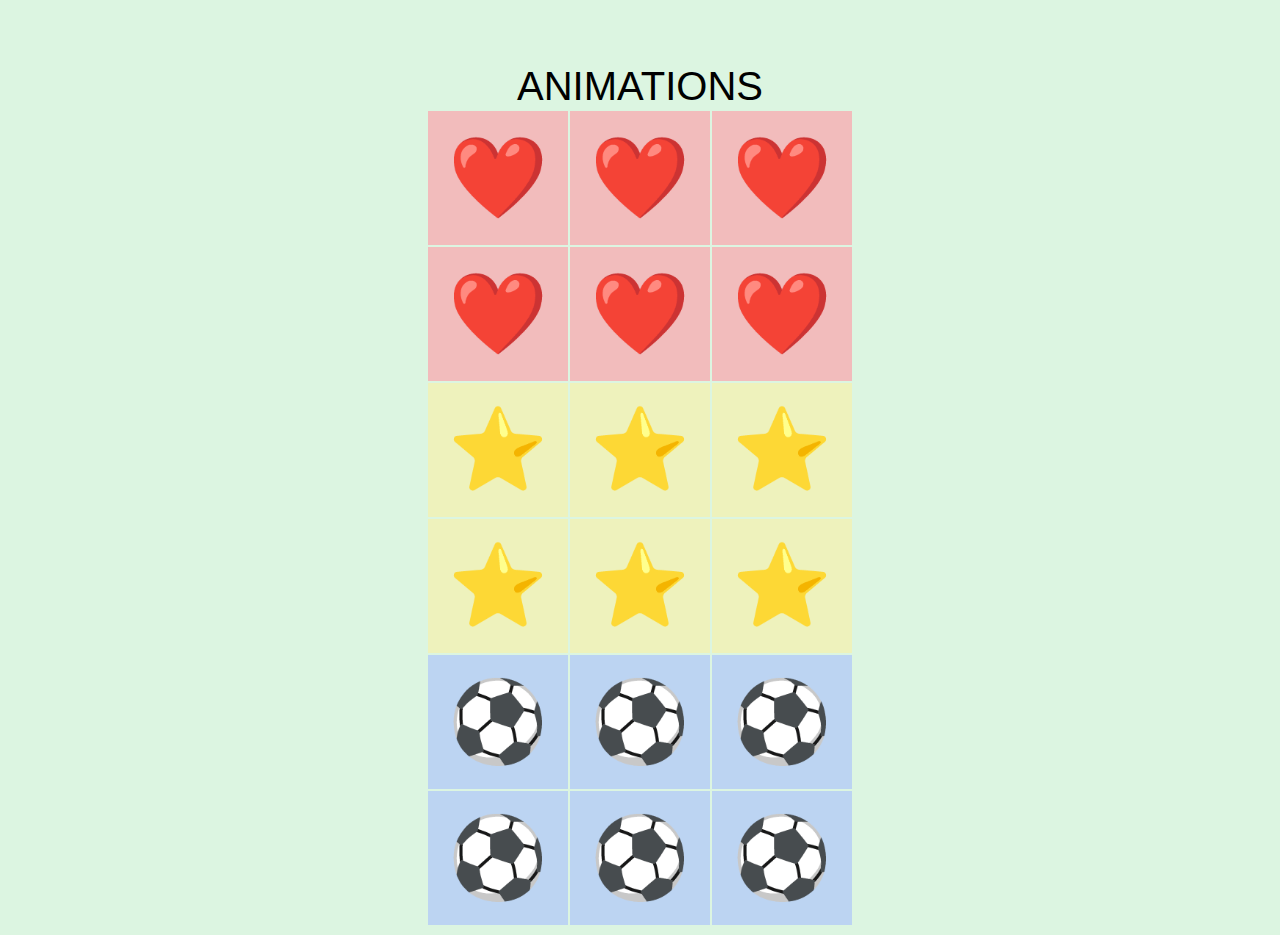
<file: learning-animation/index.html>
<!DOCTYPE html>
<html lang="en">
  <head>
    <meta charset="UTF-8" />
    <meta name="viewport" content="width=device-width, initial-scale=1.0" />
    <title>Animations</title>
    <link rel="stylesheet" href="css/style.css" />
  </head>
  <body>
    <main>
      <section id="table">
        <table>
          <caption id="title">
            ANIMATIONS
          </caption>
          <tr>
            <td class="hearts">
              <span>❤️</span>
            </td>
            <td class="hearts">
              <span>❤️</span>
            </td>
            <td class="hearts">
              <span>❤️</span>
            </td>
          </tr>

          <tr>
            <td class="hearts">
              <span>❤️</span>
            </td>
            <td class="hearts">
              <span>❤️</span>
            </td>
            <td class="hearts">
              <span>❤️</span>
            </td>
          </tr>
          <tr>
            <td class="stars">
              <span>⭐</span>
            </td>
            <td class="stars">
              <span>⭐</span>
            </td>
            <td class="stars">
              <span>⭐</span>
            </td>
          </tr>
          <tr>
            <td class="stars">
              <span>⭐</span>
            </td>
            <td class="stars">
              <span>⭐</span>
            </td>
            <td class="stars">
              <span>⭐</span>
            </td>
          </tr>

          <tr>
            <td class="balls">
              <span>⚽</span>
            </td>
            <td class="balls">
              <span>⚽</span>
            </td>
            <td class="balls">
              <span>⚽</span>
            </td>
          </tr>
          <tr>
            <td class="balls">
              <span>⚽</span>
            </td>
            <td class="balls">
              <span>⚽</span>
            </td>
            <td class="balls">
              <span>⚽</span>
            </td>
          </tr>
        </table>
      </section>
    </main>
  </body>
</html>
</file>
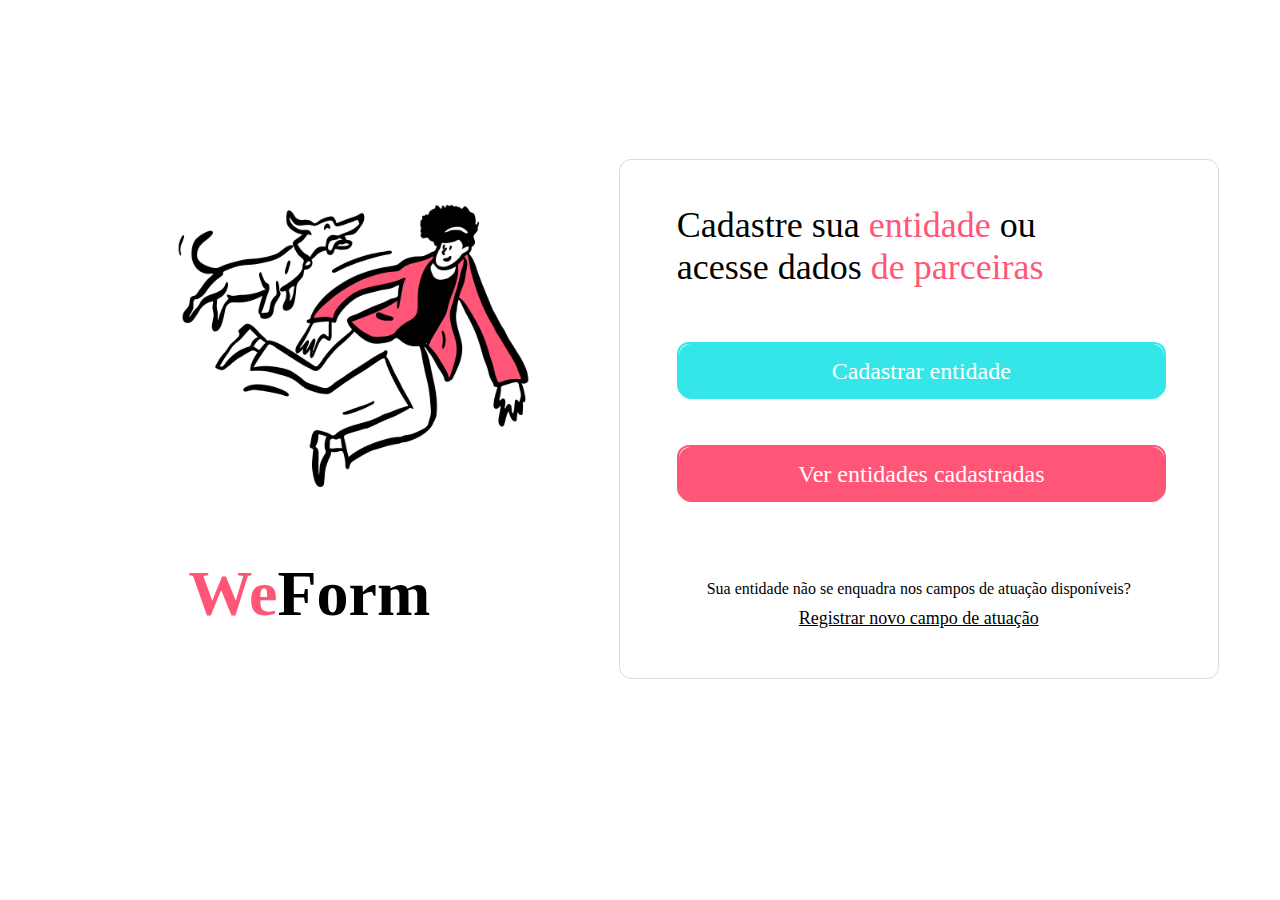
<file: we-form/index.html>
<!DOCTYPE html>
<html lang="en">
  <head>
    <meta charset="UTF-8" />
    <meta name="viewport" content="width=device-width, initial-scale=1.0" />
    <title>We Form</title>
    <link rel="stylesheet" href="./css/style.css" />
  </head>

  <body>
    <div class="container">
      <aside class="aside-container">
        <img src="./img/hero.png" alt="form image" class="logo" />

        <h1 class="title"><span>We</span>Form</h1>
      </aside>

      <main class="main-container">
        <div>
          <div>
            <h2>
              Cadastre sua <span>entidade</span> ou acesse dados
              <span>de parceiras</span>
            </h2>
          </div>
          <div>
            <div class="register-entity">
              <a href="./nova-entidade/index.html">Cadastrar entidade</a>
            </div>
            <div class="view-entities">
              <a href="./entidades-cadastradas/index.html"
                >Ver entidades cadastradas</a
              >
            </div>
          </div>
          <footer class="footer">
            <div>
              <p class="text-footer">
                Sua entidade não se enquadra nos campos de atuação disponíveis?
              </p>
              <a href="./campo-de-atuação/index.html"
                >Registrar novo campo de atuação</a
              >
            </div>
          </footer>
        </div>
      </main>
    </div>
  </body>
</html>
</file>
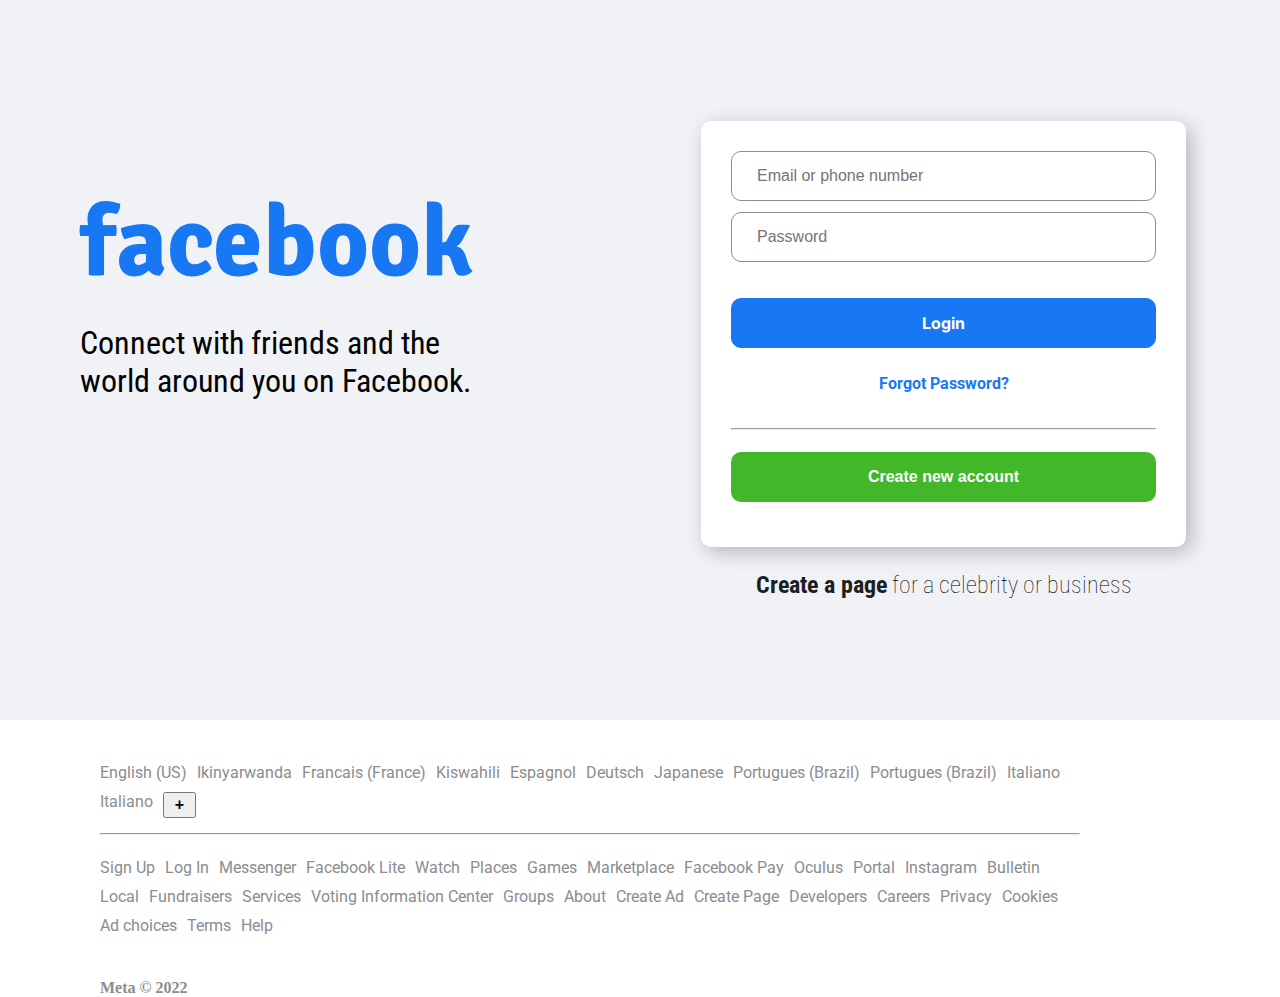
<file: static-pages/login-page-facebook/index.html>
<!DOCTYPE html>
<html lang="pt-br">
  <head>
    <meta charset="UTF-8" />
    <meta name="viewport" content="width=device-width, initial-scale=1.0" />
    <title>Logint</title>
    <link rel="stylesheet" href="./css/style.css" />
    <link rel="preconnect" href="https://fonts.googleapis.com" />
    <link rel="preconnect" href="https://fonts.googleapis.com" />
    <link rel="preconnect" href="https://fonts.gstatic.com" crossorigin />
    <link
      href="https://fonts.googleapis.com/css2?family=Inter:ital,opsz,wght@0,14..32,100..900;1,14..32,100..900&family=Roboto+Condensed:ital,wght@0,100..900;1,100..900&family=Roboto:ital,wght@0,100..900;1,100..900&family=Signika:wght@300..700&display=swap"
      rel="stylesheet"
    />
  </head>

  <body>
    <div class="container">
      <aside class="aside-container">
        <div class="title">
          <h1>facebook</h1>
        </div>
        <div class="phrase">
          <p>Connect with friends and the world around you on Facebook.</p>
        </div>
      </aside>
      <main class="main-container">
        <form action="#" class="form-container">
          <div class="field">
            <label for="email-or-phone-number"></label>
            <input
              type="text"
              placeholder="Email or phone number"
              name="email-or-phone-number"
            />
          </div>
          <div class="field">
            <label for="password"></label>
            <input type="text" placeholder="Password" name="password" />
          </div>
          <div class="login">
            <button type="submit">Login</button>
          </div>
          <div class="forgot-password">
            <a href="#">Forgot Password?</a>
          </div>

          <hr />
          <div class="button-create-new-account">
            <button type="submit" id="Create new account">
              Create new account
            </button>
          </div>
        </form>
        <div class="page-for-celebrity">
          <h2><span>Create a page</span> for a celebrity or business</h2>
        </div>
      </main>
    </div>
    <footer>
      <div class="footer-container">
        <div class="first-list">
          <ul class="languages">
            <li>English (US)</li>
            <li>Ikinyarwanda</li>
            <li>Francais (France)</li>
            <li>Kiswahili</li>
            <li>Espagnol</li>
            <li>Deutsch</li>
            <li>Japanese</li>
            <li>Portugues (Brazil)</li>
            <li>Portugues (Brazil)</li>
            <li>Italiano</li>
            <li>Italiano</li>
            <li>
              <button class="button">+</button>
            </li>
          </ul>
        </div>
        <hr />
        <div class="secound-list">
          <ul class="settings">
            <li><a href="#">Sign Up</a></li>
            <li><a href="#">Log In</a></li>
            <li><a href="#">Messenger</a></li>
            <li><a href="#">Facebook Lite</a></li>
            <li><a href="#">Watch</a></li>
            <li><a href="#">Places</a></li>
            <li><a href="#">Games</a></li>
            <li><a href="#">Marketplace</a></li>
            <li><a href="#">Facebook Pay</a></li>
            <li><a href="#">Oculus</a></li>
            <li><a href="#">Portal</a></li>
            <li><a href="#">Instagram</a></li>
            <li><a href="#">Bulletin</a></li>
            <li><a href="#">Local</a></li>
            <li><a href="#">Fundraisers</a></li>
            <li><a href="#">Services</a></li>
            <li><a href="#">Voting Information Center</a></li>
            <li><a href="#">Groups</a></li>
            <li><a href="#">About</a></li>
            <li><a href="#">Create Ad</a></li>
            <li><a href="#">Create Page</a></li>
            <li><a href="#">Developers</a></li>
            <li><a href="#">Careers</a></li>
            <li><a href="#">Privacy</a></li>
            <li><a href="#">Cookies</a></li>
            <li><a href="#">Ad choices</a></li>
            <li><a href="#">Terms</a></li>
            <li><a href="#">Help</a></li>
          </ul>
        </div>
        <div>
          <span class="meta">Meta © 2022</span>
        </div>
      </div>
    </footer>
  </body>
</html>
</file>
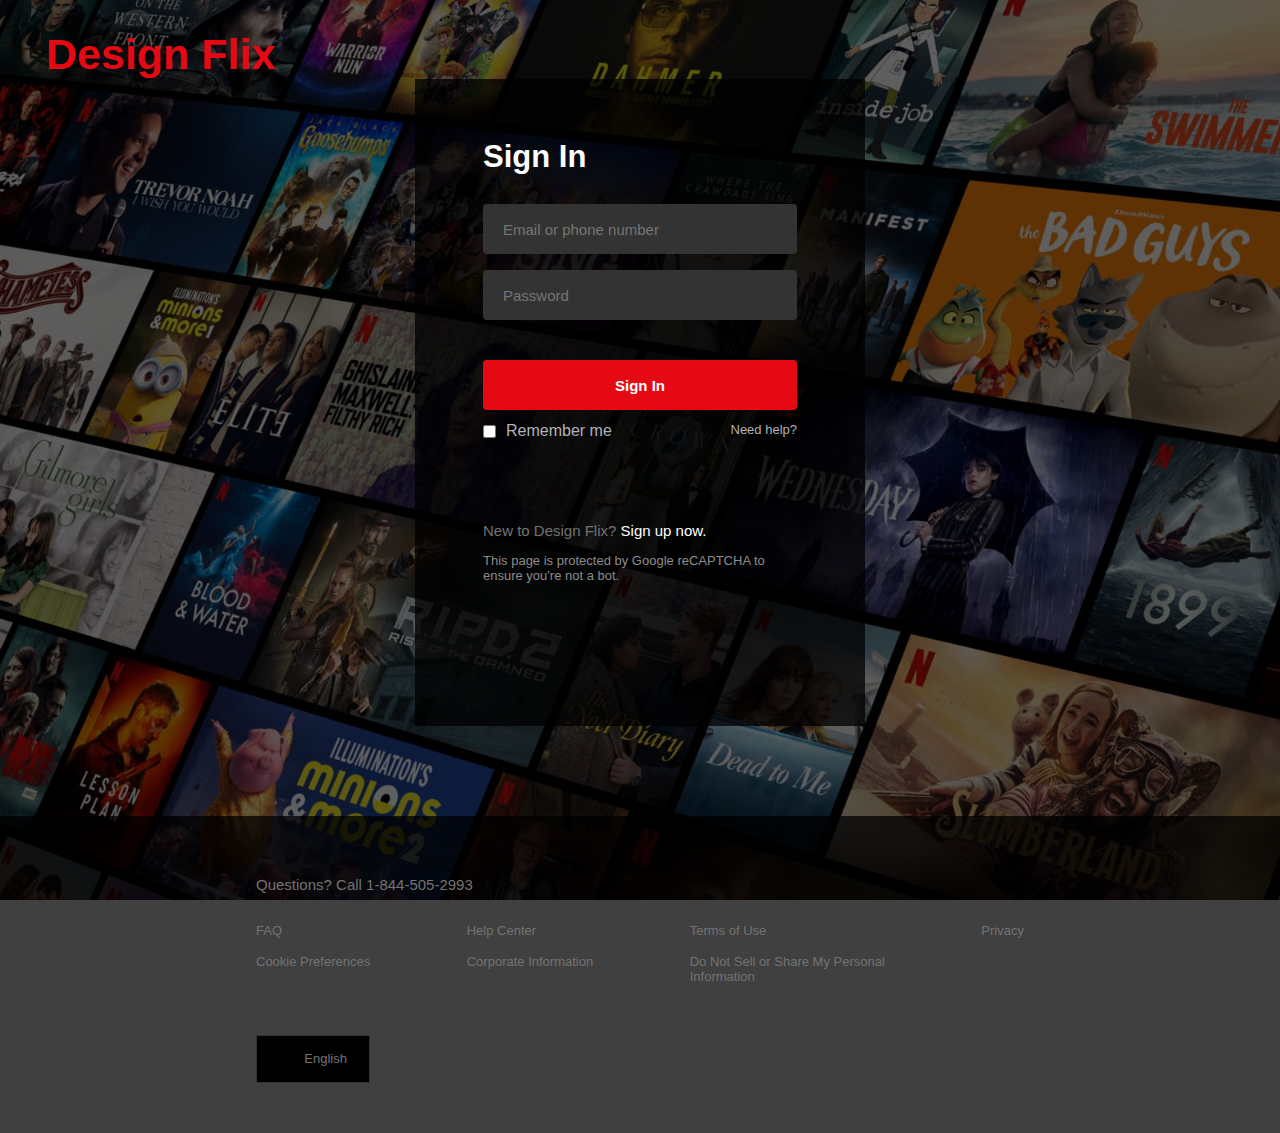
<file: static-pages/login-page-netflix/index.html>
<!DOCTYPE html>
<html lang="pt-br">
  <head>
    <meta charset="UTF-8" />
    <meta name="viewport" content="width=device-width, initial-scale=1.0" />
    <title>Login</title>
    <link rel="stylesheet" href="./css/style.css" />
    <link rel="preconnect" href="https://fonts.googleapis.com" />
    <link rel="preconnect" href="https://fonts.gstatic.com" crossorigin />
    <link
      href="https://fonts.googleapis.com/css2?family=Inter:ital,opsz,wght@0,14..32,100..900;1,14..32,100..900&family=Roboto+Condensed:ital,wght@0,100..900;1,100..900&family=Roboto:ital,wght@0,100..900;1,100..900&family=Signika:wght@300..700&display=swap"
      rel="stylesheet"
    />
  </head>
  <body>
    <div class="container">
      <div class="header-container">
        <header>
          <div class="title"><h1 class="title">Design Flix</h1></div>
        </header>
      </div>
      <main class="main-container">
        <form action="#" class="form-container">
          <h2 class="form-title">Sign In</h2>
          <div class="field">
            <label for="email-or-phone-number"></label>
            <input
              type="text"
              name="email-or-phone-number"
              placeholder="Email or phone number"
            />
          </div>
          <div class="field">
            <label for="password"></label>
            <input
              type="text"
              name="password"
              placeholder="Password"
              class="password"
            />
          </div>
          <div class="btn-sign-in">
            <button class="button" type="submit">Sign In</button>
          </div>
        </form>
        <div class="after-sing-in-btn">
          <div class="input-checkbox">
            <input type="checkbox" name="remember-me" />
            <label for="remember-me">Remember me</label>
          </div>
          <div class="need-help"><a href="#">Need help?</a></div>
        </div>
        <div class="phrases">
          <p class="first-p">New to Design Flix? <a href="">Sign up now.</a></p>
          <p class="secound-p">
            This page is protected by Google reCAPTCHA to ensure you're not a
            bot.
          </p>
        </div>
      </main>
      <footer>
        <div class="content">
          <div class="third-p">
            <p>Questions? Call 1-844-505-2993</p>
          </div>
          <div class="list-container">
            <div class="first-list">
              <ul>
                <li>
                  <a href="#">FAQ</a>
                </li>
                <li>
                  <a href="#">Cookie Preferences</a>
                </li>
                <li>
                  <div class="btn-footer">
                    <button type="submit">English</button>
                  </div>
                </li>
              </ul>
            </div>
            <div class="secound-list">
              <ul>
                <li>
                  <a href="#">Help Center</a>
                </li>
                <li>
                  <a href="#">Corporate Information</a>
                </li>
              </ul>
            </div>
            <div class="third-list">
              <ul>
                <li>
                  <a href="#">Terms of Use</a>
                </li>
                <li>
                  <a href="#"
                    >Do Not Sell or Share My Personal<br />Information</a
                  >
                </li>
              </ul>
            </div>
            <div class="last-list">
              <ul>
                <li>
                  <a href="#">Privacy</a>
                </li>
              </ul>
            </div>
          </div>
        </div>
      </footer>
    </div>
  </body>
</html>
</file>
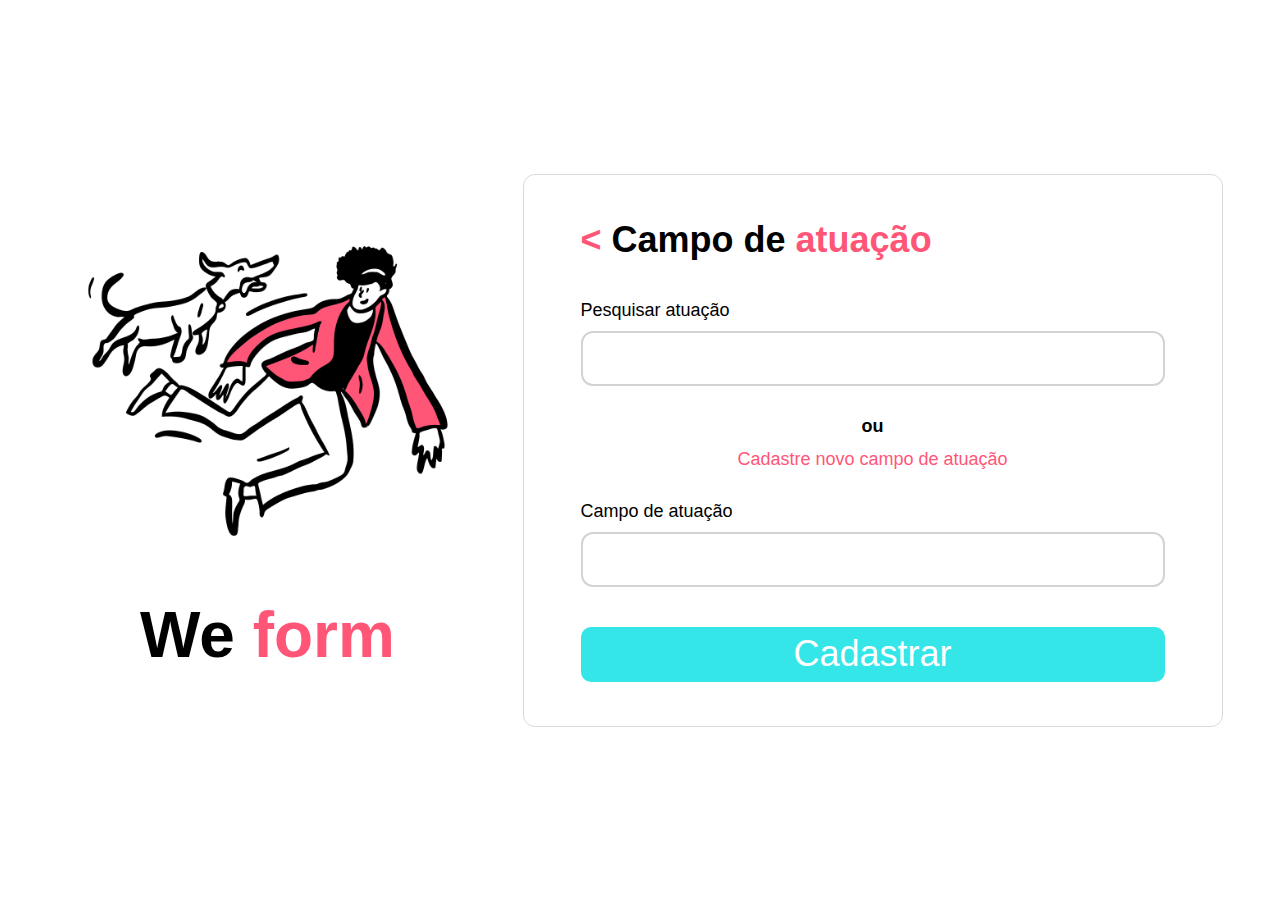
<file: we-form/campo-de-atuação/index.html>
<!DOCTYPE html>
<html lang="en">

<head>
    <meta charset="UTF-8" />
    <meta name="viewport" content="width=device-width, initial-scale=1.0" />
    <title>Campo de atuação</title>
    <link rel="stylesheet" href="./css/atyle.css" />
</head>

<body>
    <div class="wrapper">
        <div class="aside">
            <div class="img-container">
                <img src="../img/hero.png" alt="hero" />
            </div>
            <h1>We <span>form</span></h1>
        </div>
        <div class="content">
            <main class="main-container">
                <div class="wrapper-form">
                    <div class="small-container">
                            <h2><a href="../index.html"><span><</span></a> Campo de <span>atuação</span></h2>

                    </div>
                    <form action="" class="form-container">
                        <div class="field">
                        <label for="pesquisar-atuacao">Pesquisar atuação</label>
                        <input type="text" id="pesquisar-atuação" />
                        </div>
                        <p class="ou">ou</p>
                        <p><span>Cadastre novo campo de atuação</span></p>
                        <div class="field">
                        <label for="campo-de-atuacao=">Campo de atuação</label>
                        <input type="text" id="campo-de-atuacao" />
                        </div>
                        <div class="register">
                            <input type="submit" value="Cadastrar" />
                    </form>
                </div>
            </main>
        </div>
    </div>
</body>

</html>
</file>
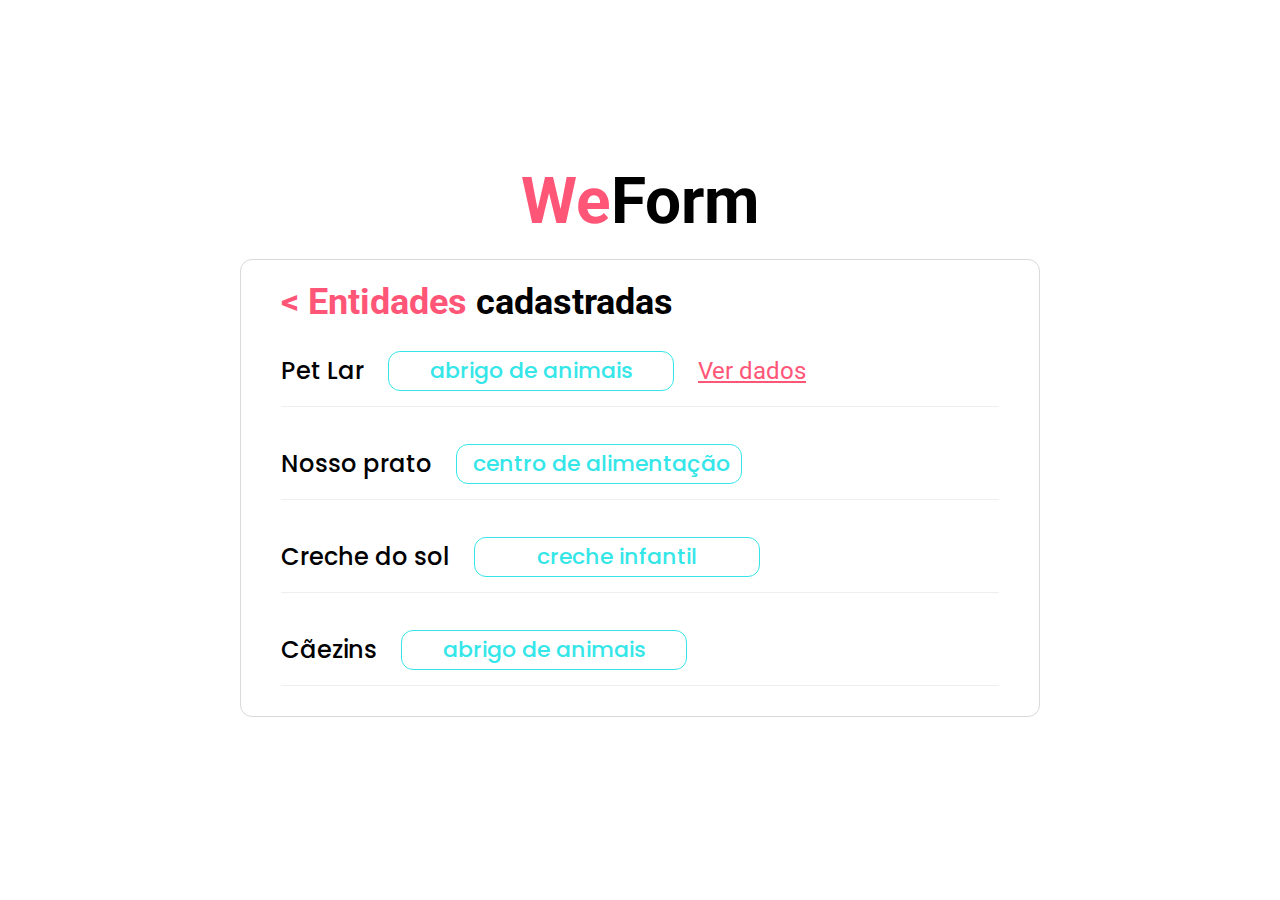
<file: we-form/entidades-cadastradas/index.html>
<!DOCTYPE html>
<html lang="en">
  <head>
    <meta charset="UTF-8" />
    <meta name="viewport" content="width=device-width, initial-scale=1.0" />
    <title>Entidades cadastradas</title>
    <link rel="preconnect" href="https://fonts.googleapis.com" />
    <link rel="preconnect" href="https://fonts.gstatic.com" crossorigin />
    <link
      href="https://fonts.googleapis.com/css2?family=Roboto:ital,wght@0,100..900;1,100..900&display=swap"
      rel="stylesheet"
    />

    <link rel="preconnect" href="https://fonts.gstatic.com" crossorigin />
    <link
      href="https://fonts.googleapis.com/css2?family=Poppins:ital,wght@0,100;0,200;0,300;0,400;0,500;0,600;0,700;0,800;0,900;1,100;1,200;1,300;1,400;1,500;1,600;1,700;1,800;1,900&display=swap"
      rel="stylesheet"
    />
    <link rel="stylesheet" href="./css/style.css" />
  </head>
  <body>
    <div class="container">
      <h1><span class="pink-font">We</span>Form</h1>
      <main class="wrapper">
        <div class="title">
          <h2>
            <a href="../index.html"><span class="pink-font">< </span></a
            ><span class="pink-font">Entidades</span>
            cadastradas
          </h2>
        </div>
        <div class="">
          <div class="linhas">
            <h2>Pet Lar</h2>
            <input type="submit" value="abrigo de animais" />
            <div>
              <a href="#"><span class="pink-font">Ver dados</span></a>
            </div>
          </div>
          <div class="linhas">
            <h2>Nosso prato</h2>
            <input type="submit" value="centro de alimentação" />
          </div>
          <div class="linhas">
            <h2>Creche do sol</h2>
            <input type="submit" value="creche infantil" />
          </div>
          <div class="linhas">
            <h2>Cãezins</h2>
            <input type="submit" value="abrigo de animais" />
          </div>
        </div>
      </main>
    </div>
  </body>
</html>
</file>
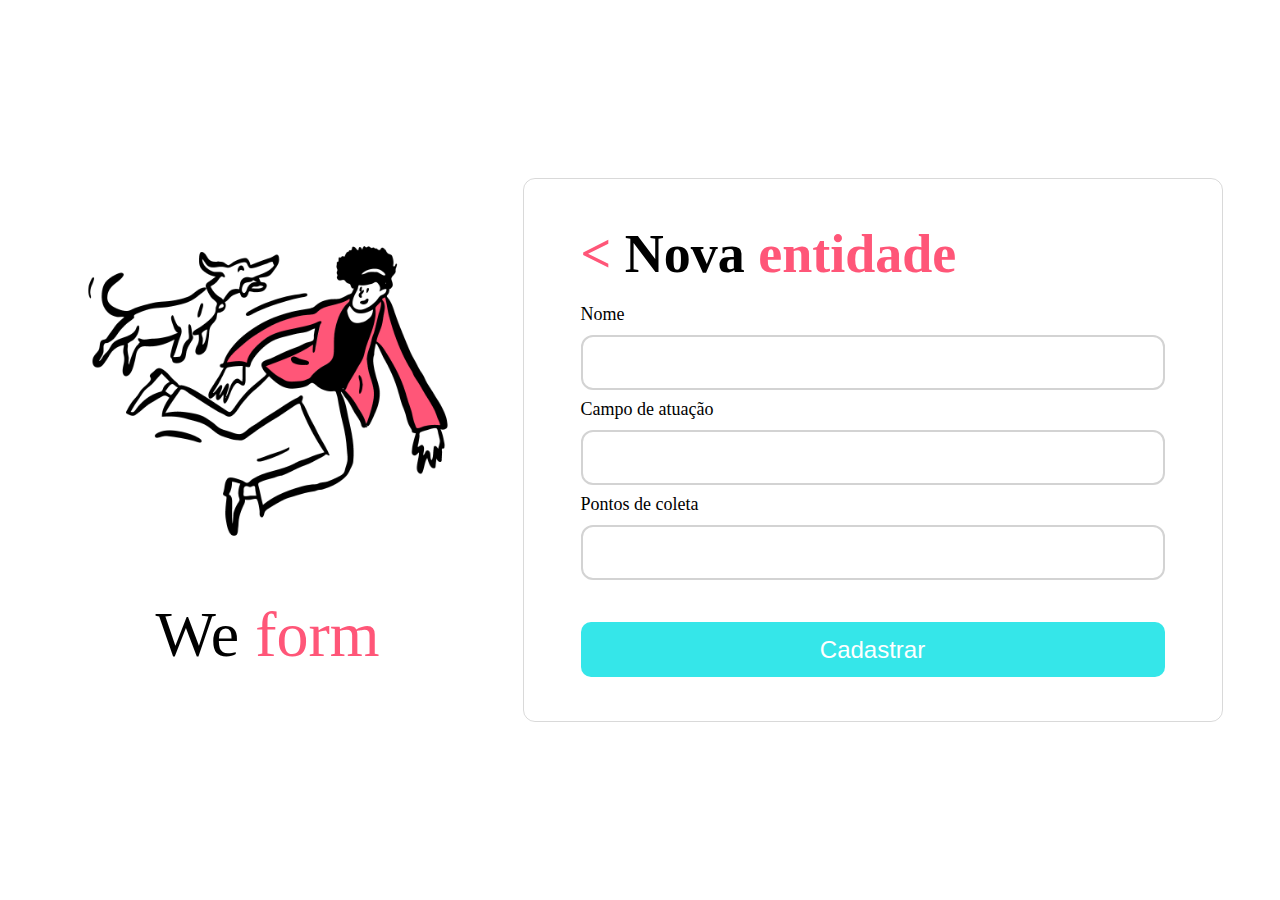
<file: we-form/nova-entidade/index.html>
<!DOCTYPE html>
<html lang="en">
  <head>
    <meta charset="UTF-8" />
    <meta name="viewport" content="width=device-width, initial-scale=1.0" />
    <title>Document</title>
    <link rel="stylesheet" href="./css/style.css" />
  </head>
  <body>
    <div class="wrapper">
      <div class="hero">
        <div class="img-container">
          <img src="../img/hero.png" alt="hero" />
        </div>
        <h1>We <span class="red-font">form</span></h1>
      </div>

      <main class="container">
        <div class="form-wrapper">
          <div class="title-container">
            <h2>
              <a href="../index.html"><span class="red-font"><</span></a> Nova
              <span class="red-font">entidade</span>
            </h2>
          </div>

          <form action="">
            <div class="field">
              <label for="nome">Nome</label>
              <input type="text" id="nome" required />
            </div>
            <div class="field">
              <label for="campo-de-atuacao">Campo de atuação</label>
              <input type="text" id="campo-de-atuacao" required />
            </div>
            <div class="field">
              <label for="pontos-de-coleta">Pontos de coleta</label>
              <input type="text" id="pontos-de-coleta" required />
            </div>
            <div class="register">
              <input type="submit" value="Cadastrar" />
            </div>
          </form>
        </div>
      </main>
    </div>
  </body>
</html>
</file>
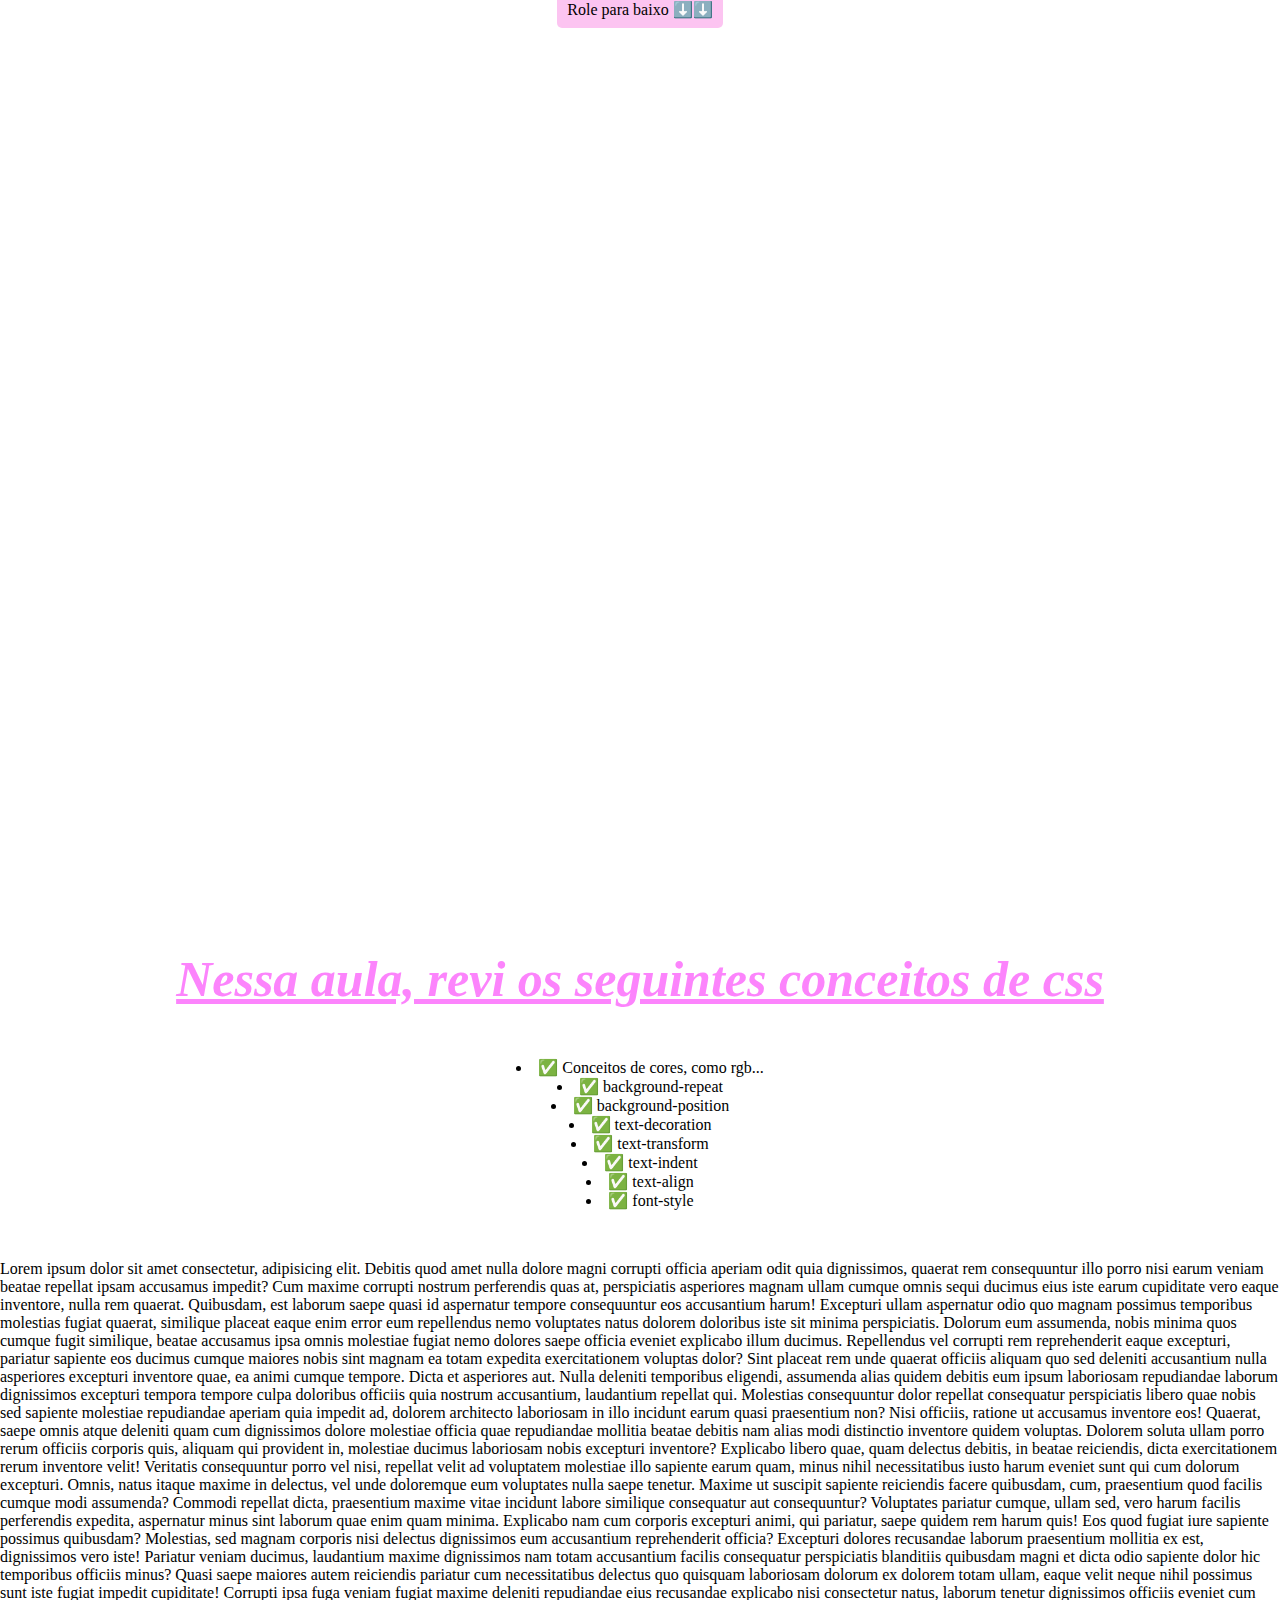
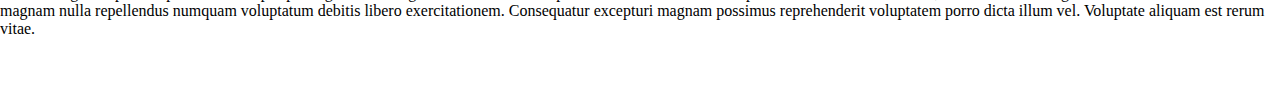
<file: curso-ada/exercicios-das-aulas/aula-1/index.html>
<!DOCTYPE html>
<html lang="pt-br">
  <head>
    <meta charset="UTF-8" />
    <meta name="viewport" content="width=device-width, initial-scale=1.0" />
    <title>Primeira Aula</title>
    <link rel="stylesheet" href="./css/style.css" />
  </head>
  <body>
    <div class="bg">
      <div>
        <span> Role para baixo ⬇️⬇️ </span>
      </div>
    </div>
    <h1>Nessa aula, revi os seguintes conceitos de css</h1>

    <ul class="list">
      <li>✅ Conceitos de cores, como rgb...</li>
      <li>✅ background-repeat</li>
      <li>✅ background-position</li>
      <li>✅ text-decoration</li>
      <li>✅ text-transform</li>
      <li>✅ text-indent</li>
      <li>✅ text-align</li>
      <li>✅ font-style</li>
    </ul>

    <p>
      Lorem ipsum dolor sit amet consectetur, adipisicing elit. Debitis quod
      amet nulla dolore magni corrupti officia aperiam odit quia dignissimos,
      quaerat rem consequuntur illo porro nisi earum veniam beatae repellat
      ipsam accusamus impedit? Cum maxime corrupti nostrum perferendis quas at,
      perspiciatis asperiores magnam ullam cumque omnis sequi ducimus eius iste
      earum cupiditate vero eaque inventore, nulla rem quaerat. Quibusdam, est
      laborum saepe quasi id aspernatur tempore consequuntur eos accusantium
      harum! Excepturi ullam aspernatur odio quo magnam possimus temporibus
      molestias fugiat quaerat, similique placeat eaque enim error eum
      repellendus nemo voluptates natus dolorem doloribus iste sit minima
      perspiciatis. Dolorum eum assumenda, nobis minima quos cumque fugit
      similique, beatae accusamus ipsa omnis molestiae fugiat nemo dolores saepe
      officia eveniet explicabo illum ducimus. Repellendus vel corrupti rem
      reprehenderit eaque excepturi, pariatur sapiente eos ducimus cumque
      maiores nobis sint magnam ea totam expedita exercitationem voluptas dolor?
      Sint placeat rem unde quaerat officiis aliquam quo sed deleniti
      accusantium nulla asperiores excepturi inventore quae, ea animi cumque
      tempore. Dicta et asperiores aut. Nulla deleniti temporibus eligendi,
      assumenda alias quidem debitis eum ipsum laboriosam repudiandae laborum
      dignissimos excepturi tempora tempore culpa doloribus officiis quia
      nostrum accusantium, laudantium repellat qui. Molestias consequuntur dolor
      repellat consequatur perspiciatis libero quae nobis sed sapiente molestiae
      repudiandae aperiam quia impedit ad, dolorem architecto laboriosam in illo
      incidunt earum quasi praesentium non? Nisi officiis, ratione ut accusamus
      inventore eos! Quaerat, saepe omnis atque deleniti quam cum dignissimos
      dolore molestiae officia quae repudiandae mollitia beatae debitis nam
      alias modi distinctio inventore quidem voluptas. Dolorem soluta ullam
      porro rerum officiis corporis quis, aliquam qui provident in, molestiae
      ducimus laboriosam nobis excepturi inventore? Explicabo libero quae, quam
      delectus debitis, in beatae reiciendis, dicta exercitationem rerum
      inventore velit! Veritatis consequuntur porro vel nisi, repellat velit ad
      voluptatem molestiae illo sapiente earum quam, minus nihil necessitatibus
      iusto harum eveniet sunt qui cum dolorum excepturi. Omnis, natus itaque
      maxime in delectus, vel unde doloremque eum voluptates nulla saepe
      tenetur. Maxime ut suscipit sapiente reiciendis facere quibusdam, cum,
      praesentium quod facilis cumque modi assumenda? Commodi repellat dicta,
      praesentium maxime vitae incidunt labore similique consequatur aut
      consequuntur? Voluptates pariatur cumque, ullam sed, vero harum facilis
      perferendis expedita, aspernatur minus sint laborum quae enim quam minima.
      Explicabo nam cum corporis excepturi animi, qui pariatur, saepe quidem rem
      harum quis! Eos quod fugiat iure sapiente possimus quibusdam? Molestias,
      sed magnam corporis nisi delectus dignissimos eum accusantium
      reprehenderit officia? Excepturi dolores recusandae laborum praesentium
      mollitia ex est, dignissimos vero iste! Pariatur veniam ducimus,
      laudantium maxime dignissimos nam totam accusantium facilis consequatur
      perspiciatis blanditiis quibusdam magni et dicta odio sapiente dolor hic
      temporibus officiis minus? Quasi saepe maiores autem reiciendis pariatur
      cum necessitatibus delectus quo quisquam laboriosam dolorum ex dolorem
      totam ullam, eaque velit neque nihil possimus sunt iste fugiat impedit
      cupiditate! Corrupti ipsa fuga veniam fugiat maxime deleniti repudiandae
      eius recusandae explicabo nisi consectetur natus, laborum tenetur
      dignissimos officiis eveniet cum magnam nulla repellendus numquam
      voluptatum debitis libero exercitationem. Consequatur excepturi magnam
      possimus reprehenderit voluptatem porro dicta illum vel. Voluptate aliquam
      est rerum vitae.
    </p>
  </body>
</html>
</file>
<file: learning-animation/css/style.css>
body{
    background-color: rgb(220, 245, 225);
}

#table{
    display: flex;
    align-items: center;
    justify-content: center;
    margin-top: 2rem;
    width: 100%;
}

#title{
    text-align: center;
    font-size: 40px;
    margin-top: 2rem;
    font-family: 'Gill Sans', 'Gill Sans MT', Calibri, 'Trebuchet MS', sans-serif;
    animation: change-color 1s infinite ease-in-out;
}

.hearts{
    padding: 20px;
    width: 20px;
    height: 20px;

    background-color: rgb(242, 188, 188);
    font-size: 80px;
    padding: 20px;
}

.hearts span {
  display: inline-block;
  animation: pulse 0.75s infinite ease-in-out;
}


.stars{
    padding: 20px;
    text-align: center;
    width: 20px;
    height: 20px;
    background-color: rgb(238, 242, 188);
    font-size: 80px;
}

.stars span{
    display: inline-block;
    animation: piscar 1s infinite ease-in-out;
}


.balls{
    padding: 20px;
    text-align: center;
    width: 20px;
    height: 20px;
    background-color: rgb(188, 212, 242);
    font-size: 80px;
}

.balls span{
    display: inline-block;
    animation: jump 1.2s infinite ease-in-out;
}

@keyframes pulse {
    0% {
        transform: scale(1);
        opacity: 1;
    }
    50% {
        transform: scale(1.1);
        opacity: 0.7;
    }
    100% {
        transform: scale(1);
        opacity: 1;
    }
}


@keyframes piscar {
  0% {
    opacity: 1;
  }
  50% {
    opacity: 0.2;
  }
  100% {
    opacity: 1;
  }
}


@keyframes jump {
  0% {
    transform: translateY(0) scaleY(1);
  }
  40% {
    transform: translateY(-40px) scaleY(1);
  }
  60% {
    transform: translateY(0) scaleY(1);
  }
  75% {
    transform: translateY(-15px) scaleY(1);
  }
  90% {
    transform: translateY(0) scaleY(0.8);
  }
  100% {
    transform: translateY(0) scaleY(1);
  }
}

@keyframes change-color {
  0% {
    color: rgb(247, 189, 189);
  }
  25% {
    color: rgb(246, 246, 195);
  }
  50% {
    color: rgb(191, 191, 246);
  }
  75% {
    color: rgb(200, 246, 200);
  }
  100% {
    color: rgb(242, 187, 187);
  }

}
</file>
<file: we-form/css/style.css>
* {
    margin: 0;
    padding: 0;
    box-sizing: border-box;
}

body{
    font-family: "Roboto";
    font-size: 1.rem;
}

.title{
    font-family: "Roboto";
    text-align: center;
    margin-top: 5.5rem;
    font-size: 6.4rem;

}

.logo{
    width: 40.9rem;
    height: 30.7rem;
    margin-top: 11.8rem;
    margin-left: 11.8rem;
}

.container{
    display: grid;
    grid-template-areas:
    ". . . . ."
    ". hero . form ."
    ". hero . form ."
    ". . . . ."
    ;
    height: 100svh;
}
main{
    grid-area: form;

}

aside{
    grid-area: hero;

}

:root{
    font-size: 62.5%;
}

aside h1{
font-size: 6.4rem;
font-weight: 50rem;
line-height: 7.5rem;

}

aside h1 span, h2 span{
    color: #ff5678
}

.main-container{
    width: 60rem;
    height: 52rem;
    border: 0.1rem solid rgba(0, 0, 0, 0.15);
    border-radius: 12px;
    padding: 4.4rem 5.7rem;
    margin-top: 8.5rem;
}

main h2{
    font-size: 3.6rem;
    max-width: 43rem;
    font-weight: 500;
}


.register-entity{
    width: 48.9rem;
    height: 5.5rem;
    border: 0.2rem solid #35E6E9;
    border-radius: 1.2rem;
       margin-top: 5.4rem;

}

.register-entity a{
    font-family: "poppins";
    font-size: 2.4rem;
    display: flex;
    justify-content: center;
    align-items: center;
    flex-flow: column wrap;
    color: white;
    background-color: #35E6E9;
    border-radius: 1.2rem;
    height: 5.5rem;
    text-decoration: none;
}

.view-entities{
    width: 48.9rem;
    height: 5.5rem;
    border: 0.2rem solid #FF5678;
    border-radius: 1.2rem;
    margin-top: 4.8rem;

}

.view-entities a{
    font-family: "poppins";
    font-size: 2.4rem;
    display: flex;
    justify-content: center;
    align-items: center;
    flex-flow: column wrap;
    color: white;
    background-color: #FF5678;
    border-radius: 1.2rem;
    height: 5.5rem;
    text-decoration: none;
}

.text-footer{
font-size: 1.6rem;
margin-top: 8rem;
text-align: center;
}

.footer a{
    margin-top: 1rem;
    font-size: 1.8rem;
    display: block;
    text-align: center;
    color: black;

}
</file>
<file: static-pages/login-page-facebook/css/style.css>
/*ZERA O CSS*/
* {
    margin: 0;
    padding: 0;
    box-sizing: border-box;
}

/*DEFINO VÁRIAVEIS DE CORES*/
:root{
    font-size: 62.5%;
    --color-primary: rgba(24, 119, 242, 1);
    --color-secundary: rgba(240, 242, 245, 1);
    --color-white: rgba(255, 255, 255, 1);
    --color-text-primary: rgba(28, 30, 33, 1);
    --color-text-secundary: rgba(138, 141, 145, 1);
    --color-button-secundary: rgba(66, 183, 42, 1);
}

body{
    overflow-x: hidden;
}

/*define o estilo do container alguns filhos*/
.container{
    display: flex;
    justify-content: center;
    align-items: center;
    flex-wrap: wrap;
    height: 80svh;
    width: 100svw;
    font-family: "Roboto Condensed";
    background-color: var(--color-secundary);
    padding: 0  8rem;
    gap: 20rem;

}

.container p{
    font-size: 3.2rem;
    font-family: "Roboto Condensed";
    width: 100%;
    height: 7.6rem;
}

.title h1{
    display: flex;
    align-items: flex-start;
    color: var(--color-primary);
    font-size: 10rem;
    font-family: "Signika";
}

/*define o  estilo do aside*/
.aside-container{
    display: flex;
    justify-content: center;
    align-items: start;
    flex-direction: column;
    flex: 1;
    max-width: 40.7rem;
    gap: 2rem;
    margin-bottom: 14rem;
}

aside .aside-container{
    display: flex;
    align-items: center;
    justify-content: center;
    gap: 3rem;

}

h2{
    font-weight: lighter;
    font-size: 2.4rem;

}

h2 span{
    color: var(--color-text-primary);
    font-weight: bold;
}

/*define estilo do main*/

.main-container{
    display: flex;
    justify-content: center;
    flex-direction: column;
    align-items: center;
    flex: 1;

}

.page-for-celebrity{
    margin-top: 2.4rem;
}

/*define estilo do container do formulário*/
.form-container{
    background-color: var(--color-white);
    display: flex;
    font-family: "Inter";
    justify-content: center;
    flex-direction: column;
    padding: 3rem;
    max-width: 48.5rem;
    width: 100%;
    border-radius: 1rem;
    gap: 1.1rem;
    box-shadow: 5px 5px 20px 0px rgba(0, 0, 0, 0.25);

}
/*define estilo dos inouts e buttons*/
.field input[type="text"]{
    display: flex;
    height: 5rem;
    width: 100%;
    border: solid 0.5px var(--color-text-secundary);
    border-radius: 1rem;
    text-indent: 2.5rem;
    font-size: 1.6rem;
}

.form-container .login button[type="submit"] {
    background-color: var(--color-primary);
    font-family: "Inter";
    font-weight: bold;
    color: var(--color-white);
    font-size: 1.6rem;
    align-items: center;
    height: 5rem;
    width: 100%;
    border: solid 1px var(--color-primary);
    border-radius: 1rem;
    cursor: pointer;
}

.form-container .button-create-new-account button[type="submit"]{
    background-color: var(--color-button-secundary);
    width: 100%;
    height: 5rem;
    border-radius: 1rem;
    border: var(--color-button-secundary);
    color: var(--color-white);
    font-size: 1.6rem;
    font-weight: bold;
    cursor: pointer;
}

.button-create-new-account{
    margin-top: 1.1rem;
    margin-bottom: 1.5rem;
}

.login{
margin-top: 2.5rem;

}

.forgot-password{
    display: flex;
    flex-direction: column;
    justify-content: center;
    align-items: center;
    margin-top: 1.5rem;
    margin-bottom: 2.4rem;
}

.forgot-password a{
    color: var(--color-primary);
    font-size: 1.6rem;
    font-family: "Roboto";
    text-decoration: none;
font-weight: bold;}


.button-create-new-account{
    display: flex;
    justify-content: center;
    align-items: center;
    margin-top: 1.1rem;
}

/*define o estilo do footer*/
.footer-container{
    display: flex;
    flex-direction: column;
    /* justify-content: end;
    align-items: end; */
    list-style: none;
    flex-basis: 100%;
    background-color: var(--color-white);
    font-size: 1.6rem;
    color: var(--color-text-secundary);
    max-height:27.7rem;
    width: 100vw;
    padding-left: 10rem;
    padding-right: 20rem;
    padding-top: 4.3rem;
    padding-bottom: 2rem;
    /* position: absolute; */
}

.first-list .languages{
margin-bottom: 1.5rem;

}

.secound-list{
    margin-top: 2.3rem;
    margin-bottom: 4.4rem;

}

.languages{
    display: flex;
    gap: 1rem;
    flex-wrap: wrap;
    list-style: none;
    font-size: 1.6rem;
    font-family: "Roboto";
    color: var(--color-text-secundary);
}

.settings{
    display: flex;
    gap: 1rem;
    flex-wrap: wrap;
    list-style: none;
    font-size: 1.6rem;
    font-family: "Roboto";
    color: var(--color-text-secundary);
}

.settings a{
    text-decoration: none;
    color: var(--color-text-secundary);
}

.button{
    width: 3.3rem;
    height: 2.6rem;
    font-weight: bold;
    font-size: 1.6rem;
}

.meta{
    color: var(--color-text-secundary);
    font-size: 1.6rem;
    font-weight: bold;

}
</file>
<file: static-pages/login-page-netflix/css/style.css>
* {
    margin: 0;
    padding: 0;
    box-sizing: border-box;
}

:root{
    font-size: 62.5%;
    --color-destaque: rgba(229, 9, 20, 1);
    --color-primary: rgba(0, 0, 0, 0.75);
    --text-color-primary: rgba(255, 255, 255, 1);
    --text-color-secundary: rgba(140, 140, 140, 1);
    --text-color-tertiary:rgba(179, 179, 179, 1);
    --another-color-text: rgba(115, 115, 115, 1);
    --color-bg-inputs: rgba(51, 51, 51, 1);
    --footer-text-color: rgba(179, 179, 179, 1);}
body{
 background-image: linear-gradient(rgba(0, 0, 0, 0.5), rgba(0, 0, 0, 0.5)), url(../img/background-netflix.jpg);
background-repeat:no-repeat;
background-position: center center;
background-size:cover;
min-height: 100vh;
background-attachment: fixed;
font-family: Helvetica, sans-serif;
    overflow-x: hidden;
}

.container{
    display: flex;
    flex-direction: column;
    justify-content: space-between;
    height: 100vh;
    align-items: center;
    /* max-width: 45rem;
    max-height: 66rem; */
    /* max-height: 111.409375rem;
    width: 100vh; */
}

.header-container{
    height: 9rem;
    width: 100%;
}

.title{
    display: flex;
    margin-top: 1.5rem;
}

.title h1{
    color: var(--color-destaque);
    font-size: 4.3rem;
    font-weight:bold;
    margin-left: 4.6rem;
}

.main-container{
    display: flex;
    align-items: center;
    justify-content:flex-start;
    flex-direction: column;
    height: 66rem;
    max-width: 45rem;
    padding: 6rem 6.8rem;
    background-color: var(--color-primary);
    margin-bottom: 9rem;
}


.form-container{
    display: flex;
    justify-content: flex-start;
    flex-direction: column;
    width: 100%;
}

h2{
    color: var(--text-color-primary);
    font-size: 3.1rem;
    margin-bottom: 2.9rem;
}

.field input[type="text"]{
    /* gap: 1.6rem; */
    height: 5rem;
    width: 100%;
    font-size: 1.5rem;
    text-indent: 2rem;
    color: var(--text-color-secundary);
    background-color: var(--color-bg-inputs);
    border-radius: 0.4rem;
    border: none;
    margin-bottom: 1.6rem;
}


.btn-sign-in button[type="submit"]{
    height: 5rem;
    width: 100%;
    margin-top: 2.4rem;
    margin-bottom: 1.2rem;
    background-color: var(--color-destaque);
    border: none;
    border-radius: 0.4rem;
    font-size: 1.5rem;
    color: var(--text-color-primary);
    font-weight: bold;
}

.after-sing-in-btn{
    display: flex;
    text-align: center;
    justify-content:space-between;
    flex-direction:row;
    width: 100%;
    /* align-items: center; */
}

.input-checkbox{
    /* width: 100%; */
    display: flex;
    gap: 1rem;
    align-items: center;

    /* justify-content:space-between ; */
    font-size: 1.6rem;
    color: var(--text-color-tertiary);
}

.need-help a{
    font-size: 1.3rem;
    color: var(--text-color-tertiary);
    text-decoration: none;
}

.phrases{
    display: flex;
    flex-direction: column;
    gap: 1.35rem;
    margin-top: 8.2rem;
    margin-bottom: 8.3rem;

}

.first-p{
    font-size: 1.5rem;
    color: var(--another-color-text);
}

.first-p a{
    font-size: 1.5rem;
    color: var(--text-color-primary);
    text-decoration: none;
}

.secound-p{
    color: var(--text-color-secundary);
    font-size: 1.3rem;
    /* margin-bottom: 13.7rem; */
}

footer{
    display:flex;
    width: 100%;
    background-color: var(--color-primary);
    align-items: center;
    justify-content: center;

}

.content{
    display: flex;
    flex-direction: column;
    text-align: left;
    max-width: 100rem;
    width: 100%;
    margin-left: 25.6rem;
    margin-right: 25.6rem;
    margin-bottom: 5rem;
    margin-top: 3rem;
}

ul{
    list-style: none;
}

.content a{
    font-size: 1.3rem;
    color: var(--another-color-text);
    text-decoration: none;
}

.third-p{
    /* margin-top: rem; */
    margin-bottom: 3rem;
    text-align: left;
    margin-top: 3rem;
}


.third-p p{
font-size: 1.5rem;
color: var(--another-color-text);
}

.list-container{
    display: flex;
    flex-direction: row;
    justify-content: space-between;
}

.first-list ul{
    display: flex;
    flex-direction: column;
    gap: 1.6rem;
}

.secound-list ul{
    display: flex;
    flex-direction: column;
    gap: 1.6rem;
}

.third-list ul{
    display: flex;
    flex-direction: column;
    gap: 1.6rem;
}

.btn-footer button[type="submit"]{
    max-width: 12.5rem;
    width: 100%;
    height: 4.8rem;
    background-color: rgba(0, 0, 0, 1);
    border: 0.1rem solid rgba(51, 51, 51, 1);
    font-size: 1.3rem;
    color: var(--another-color-text);
    text-indent: 2.5rem;
    margin-top: 5rem;

}
</file>
<file: we-form/campo-de-atuação/css/atyle.css>
* {
    margin: 0;
    padding: 0;
    box-sizing: border-box;
}

:root{
    font-size: 62.5%;
}

body{
  font-family: "Roboto", sans-serif;
    font-size: 1rem;
}

.wrapper{
    height: 100svh;
    width: 100svw;
    display: flex;
    justify-content: center;
    align-items: center;
    gap: 4.5rem;
}

.aside{
    display: flex;
    justify-content: center;
    align-items: center;
    flex-direction: column;
    gap: 5.5rem;
}

.img-container {
    display: flex;
    max-width: 42rem;
    justify-content: center;
    align-items: center;
}

.img-container img{
    width: 100%;
}

.aside h1{
    font-weight: 500;
    font-weight: bold;
    font-size: 64px;
    line-height: 100%;
    letter-spacing: 0%;
}

span{
    color: #FF5678;

}
a{
    text-decoration: none;
}

.content {
    flex: 1;
    display: flex;
    justify-content: center;
    align-items: center;
    height: 100%;
    flex-direction: column;
    width: 60%;
    max-width: 70rem;
}

.main-container{
    display: flex;
    height: 100%;
    justify-content: center;
    align-items: center;
    flex-direction: column;
    width: 100%;
    max-width: 70rem;
}

.small-container h2{
    font-size: 3.6rem;
    font-weight: bold;
}


.main-container form{
    display: flex;
    flex-direction: column;
    gap: 1rem;
    margin-top: 2rem;
}


.form-container p{
    font-size: 1.8rem;
    text-align: center;
    color: black;
    margin-bottom: 0.2rem;
}

.ou{
    font-weight: bold;
    font-weight: 600;
}

.wrapper-form{
    border: 1px solid rgba(0, 0, 0, 0.15);
    border-radius: 12px;
    padding: 4.4rem 5.7rem;
    max-width: rem;
    width: 100%;
}

form{
    width: 100%;
}

.field {
    display: flex;
    flex-direction: column;
    gap: 1.2rem;
    margin-top: 2rem;
    margin-bottom: 2rem ;
}

.field label {
    font-size: 1.8rem;
    line-height: 100%;
}

.field input {
    height: 5.5rem;
    width: 100%;
    border-radius: 1.2rem;
    border: 0.2rem solid lightgray;
    font-size: large;
}

.field input:focus {
    outline: none;
    border: 0.2rem solid #35E6E9;
}


.register input[type="submit"] {
    background-color: #35E6E9;
    color: white;
    font-size: 3.6rem;
    font-weight: 500;
    cursor: pointer;
    width: 100%;
    height: 5.5rem;
    border: none;
    margin-top: 1rem;
    border-radius: 10px;
}
</file>
<file: we-form/entidades-cadastradas/css/style.css>
:root{
    font-size: 62.5%;
}

body{
   font-family: "Roboto", sans-serif;
    font-size: 1rem;
}

* {
    margin: 0;
    padding: 0;
    box-sizing: border-box;
    font-family: "Roboto", sans-serif;

}

a{
  text-decoration: none;
}

.pink-font{
    color: #FF5678;
}

.wrapper {
  max-width: 80rem;
  width: 90%;
  margin: 2rem auto;
  padding: 3rem 4rem;

  display: flex;
  flex-direction: column;
  border: 1px solid rgba(0, 0, 0, 0.15);
  border-radius: 12px;
}

.title{

    font-family: Roboto;
    font-weight: 500;
    font-size: 2.4rem;
    line-height: 100%;
    letter-spacing: 0%;

}


.container{
  height: 100vh;;
  display: flex;
  flex-direction: column;
  align-items: center;
  justify-content: center;


}


.container h1{
    font-size: 6.4rem;
    font-family: Roboto;
    text-align: center;
}

.options-wrapper{

display: flex;
flex-direction: column;
}

.title-container{
    text-align: left;
}

.linhas {
  display: flex;
    gap: 2.4rem;
  align-items: center;
  padding: 1.5rem 0;
  border-bottom: 1px solid #eee;
  margin-top: 2.2rem;
}


  .linhas h2{
    font-size: 2.4rem;
    font-family: Poppins;

    font-family: Poppins;
font-weight: 500;
font-size: 24px;
line-height: 100%;
letter-spacing: 0%;

  }

  .linhas a{
    font-size: 2.4rem;
    text-decoration: underline;
    color: #FF5678;
  }

  .linhas input[type="submit"]{
    background-color: white;
    color: #35E6E9;
    cursor: pointer;
    width: 28.6rem;
    height: auto;
    border: 0.1rem solid #35E6E9;
    border-radius: 1.2rem;
    padding: 0.8rem 1.6rem;

    font-family: Poppins;
    font-weight: 500;
    font-size: 22px;
    line-height: 100%;
    letter-spacing: 0%;


  }
</file>
<file: we-form/nova-entidade/css/style.css>
:root{
    font-size: 62.5%;
}

body{
    font-family: "Roboto";
    font-size: 1rem;
}

* {
    margin: 0;
    padding: 0;
    box-sizing: border-box;
}

a{
    text-decoration: none;
}

.wrapper {
    height: 100svh;
    width: 100svw;
    display: flex;
    justify-content: center;
    align-items: center;
    gap: 4.5rem;
}

.hero {
    display: flex;
    justify-content: center;
    align-items: center;
    flex-direction: column;
    gap: 5.5rem;
}

.img-container {
    display: flex;
    max-width: 42rem;
    justify-content: center;
    align-items: center;
}

.img-container img{
    width: 100%;
}

.hero h1{
    font-family: Roboto;
    font-weight: 500;
    font-size: 64px;
    line-height: 100%;
    letter-spacing: 0%;
}

.red-font{
    color: #FF5678;
}

.container{
    display: flex;
    height: 100%;
    justify-content: center;
    align-items: center;
    flex-direction: column;
    width: 60%;
    max-width: 70rem;
}

.form-wrapper{
    border: 1px solid rgba(0, 0, 0, 0.15);
    border-radius: 12px;
    padding: 4.4rem 5.7rem;
    width: 100%;
}

.container form {
    display: flex;
    flex-direction: column;
    gap: 1rem;
    margin-top: 2rem;
}

.title-container {
    font-weight: 500;
    font-size: 3.6rem;
    display: flex;
    gap: 2rem;
}

form {
    width: 100%;
}

.field {
    display: flex;
    flex-direction: column;
    gap: 1.2rem;
}

.field label {
    font-size: 1.8rem;
    line-height: 100%;
}

.field input {
    height: 5.5rem;
    width: 100%;
    border-radius: 1.2rem;
    border: 0.2rem solid lightgray;
    font-size: large;
}

.field input:focus {
    outline: none;
    border: 0.2rem solid #35E6E9;
}

.register input[type="submit"] {
    background-color: #35E6E9;
    color: white;
    font-size: 2.4rem;
    font-weight: 500;
    cursor: pointer;
    width: 100%;
    height: 5.5rem;
    border: none;
    margin-top: 3.2rem;
    border-radius: 10px;
}
</file>
<file: curso-ada/exercicios-das-aulas/aula-1/css/style.css>
*{
    margin: 0%;
    padding: 0%;
}

h1{
    color: rgb(252, 132, 252);
    font-size: 50px;
    font-weight: 100px;
    padding: 50px;
    text-align: center;
    font-style: italic;
    text-decoration: underline;

}

.bg{
    display: flex;
    flex-direction: column;
    justify-content: flex-start;
    align-items: center;
    height: 100vh;
    width: 100%;
    background-image: url("https://plus.unsplash.com/premium_vector-1742122135990-8946645c8501?q=80&w=1607&auto=format&fit=crop&ixlib=rb-4.1.0&ixid=M3wxMjA3fDB8MHxwaG90by1wYWdlfHx8fGVufDB8fHx8fA%3D%3D");
    background-size: cover;
    background-repeat: no-repeat;
    background-position: center;
    background-attachment: fixed;
    background-color: transparent;
}

p{
    padding: 50px 0px;
}

.list{
    padding: 0 50px;
    text-align: center;
    align-items: center;
    list-style-position: inside;
}

.bg span{
    padding: 10px;
    border-radius: 5px;
    background-color: rgb(252, 196, 241);
    margin-top: 50px;
}
</file>
